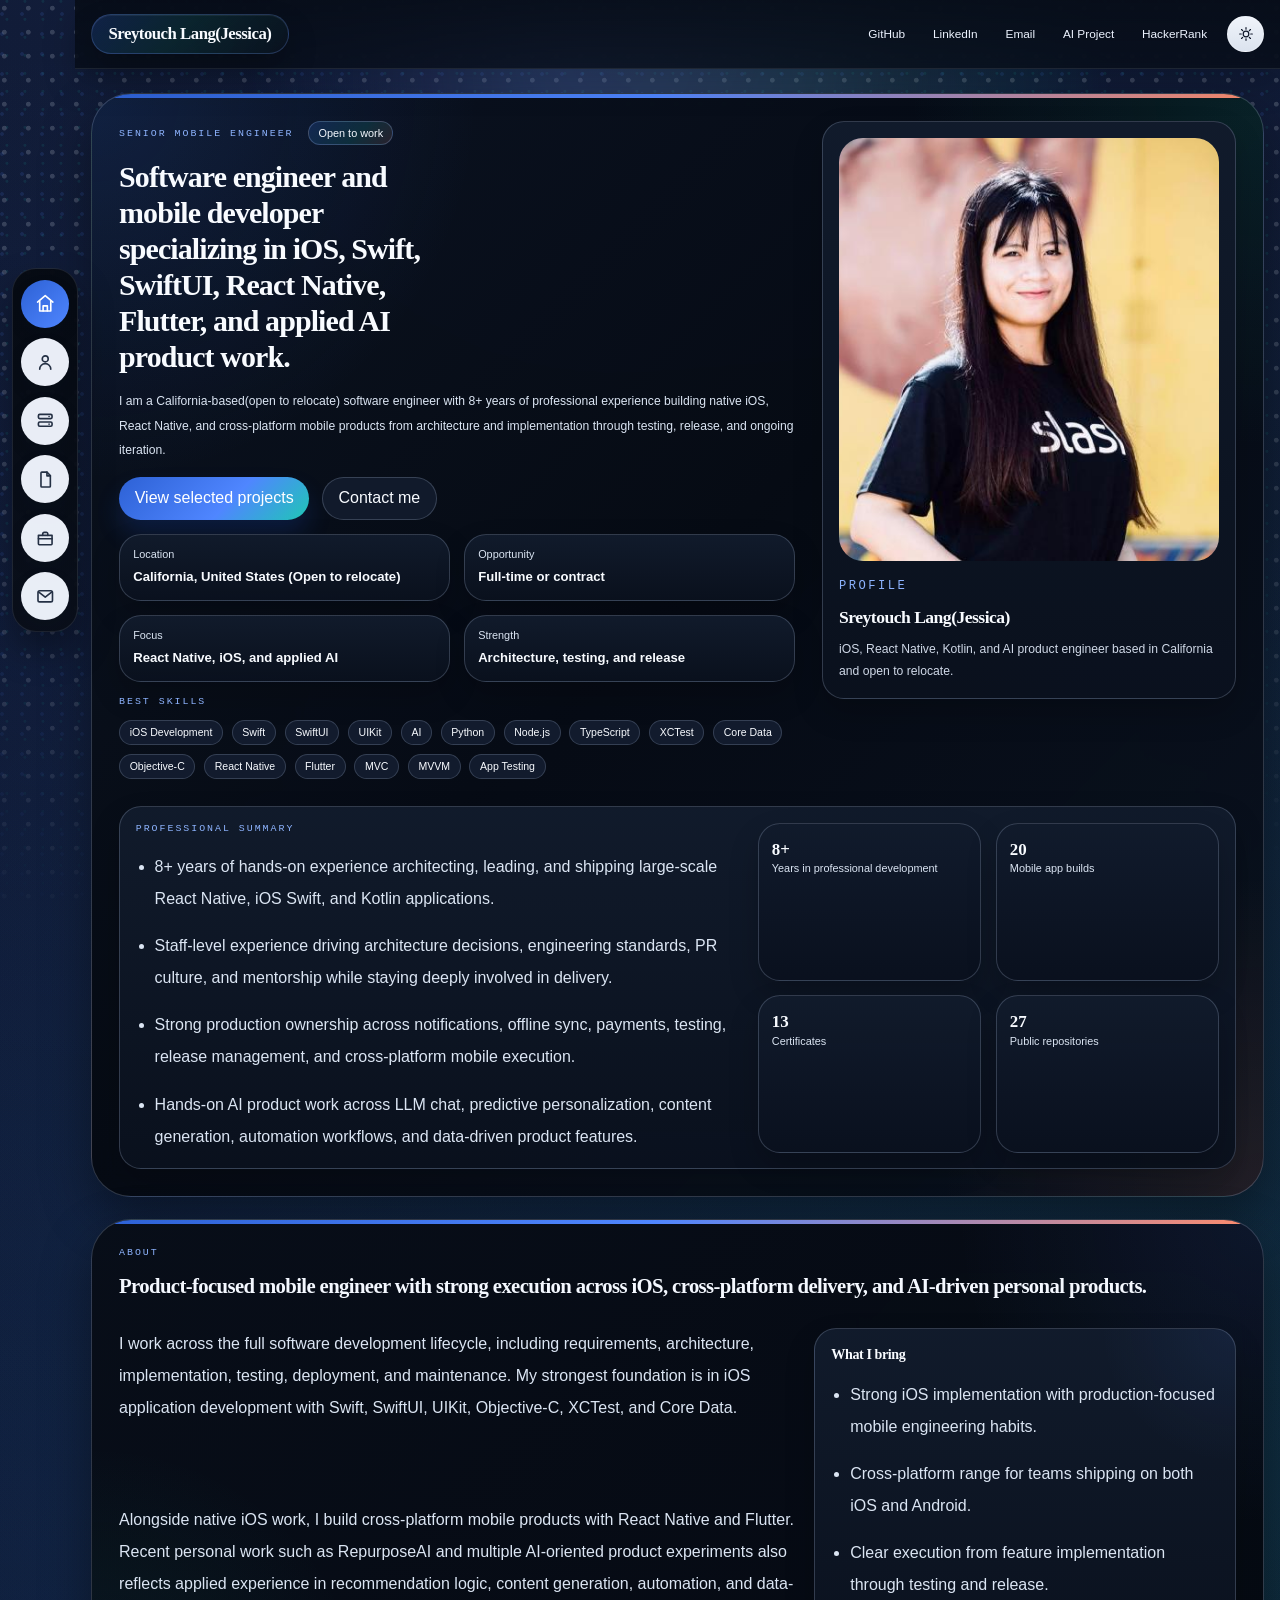
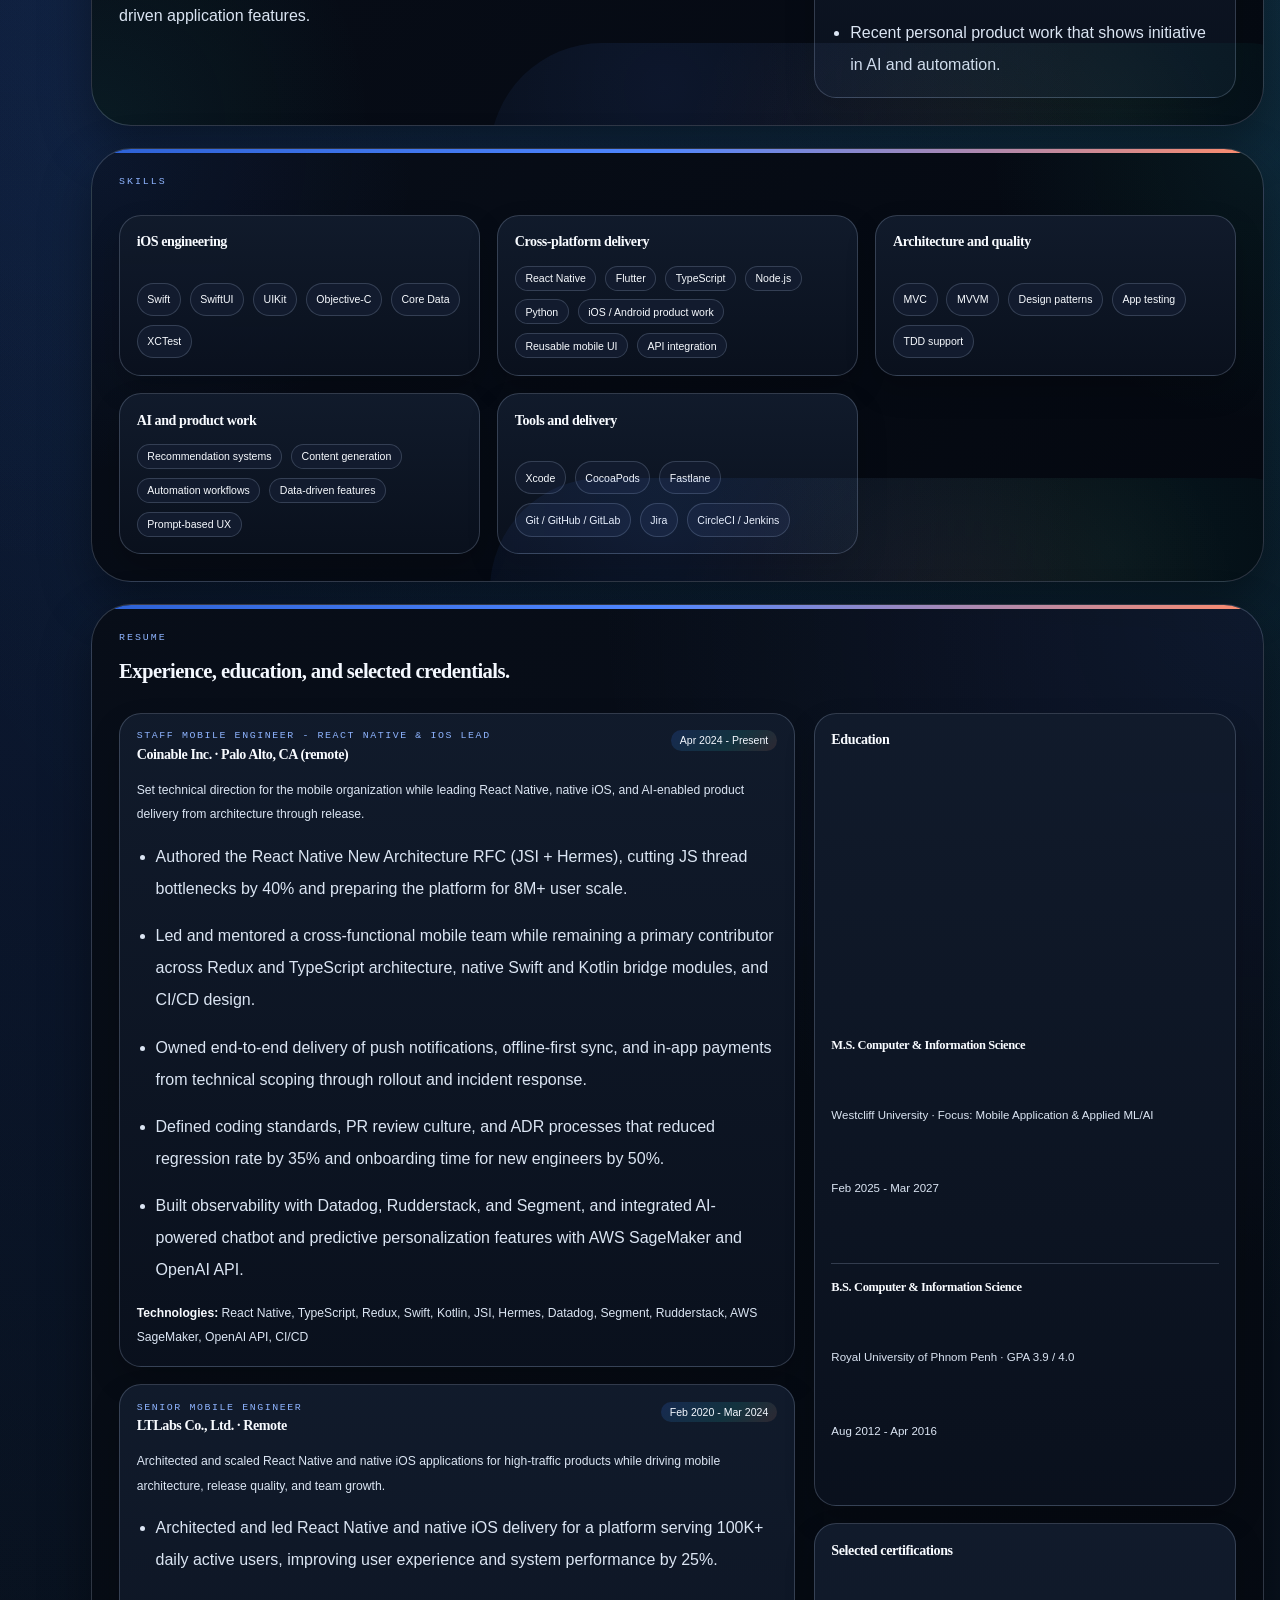
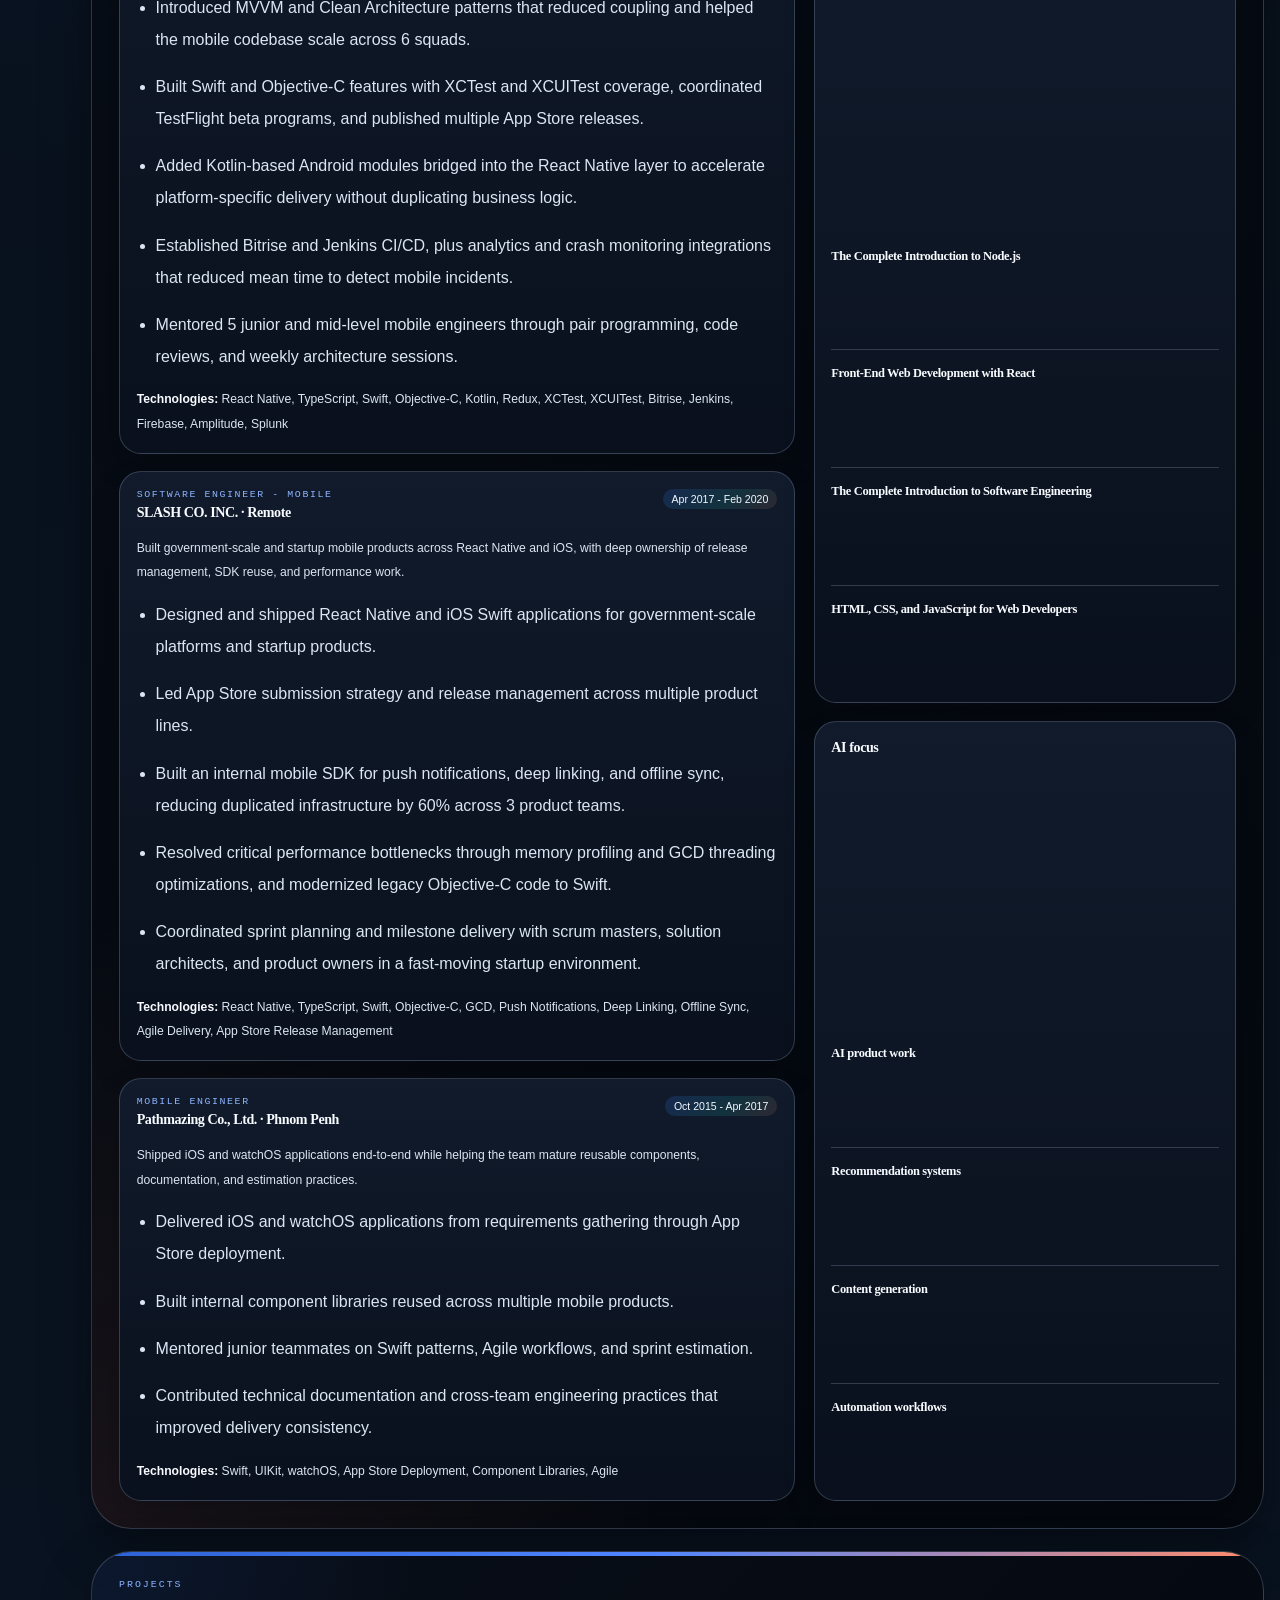
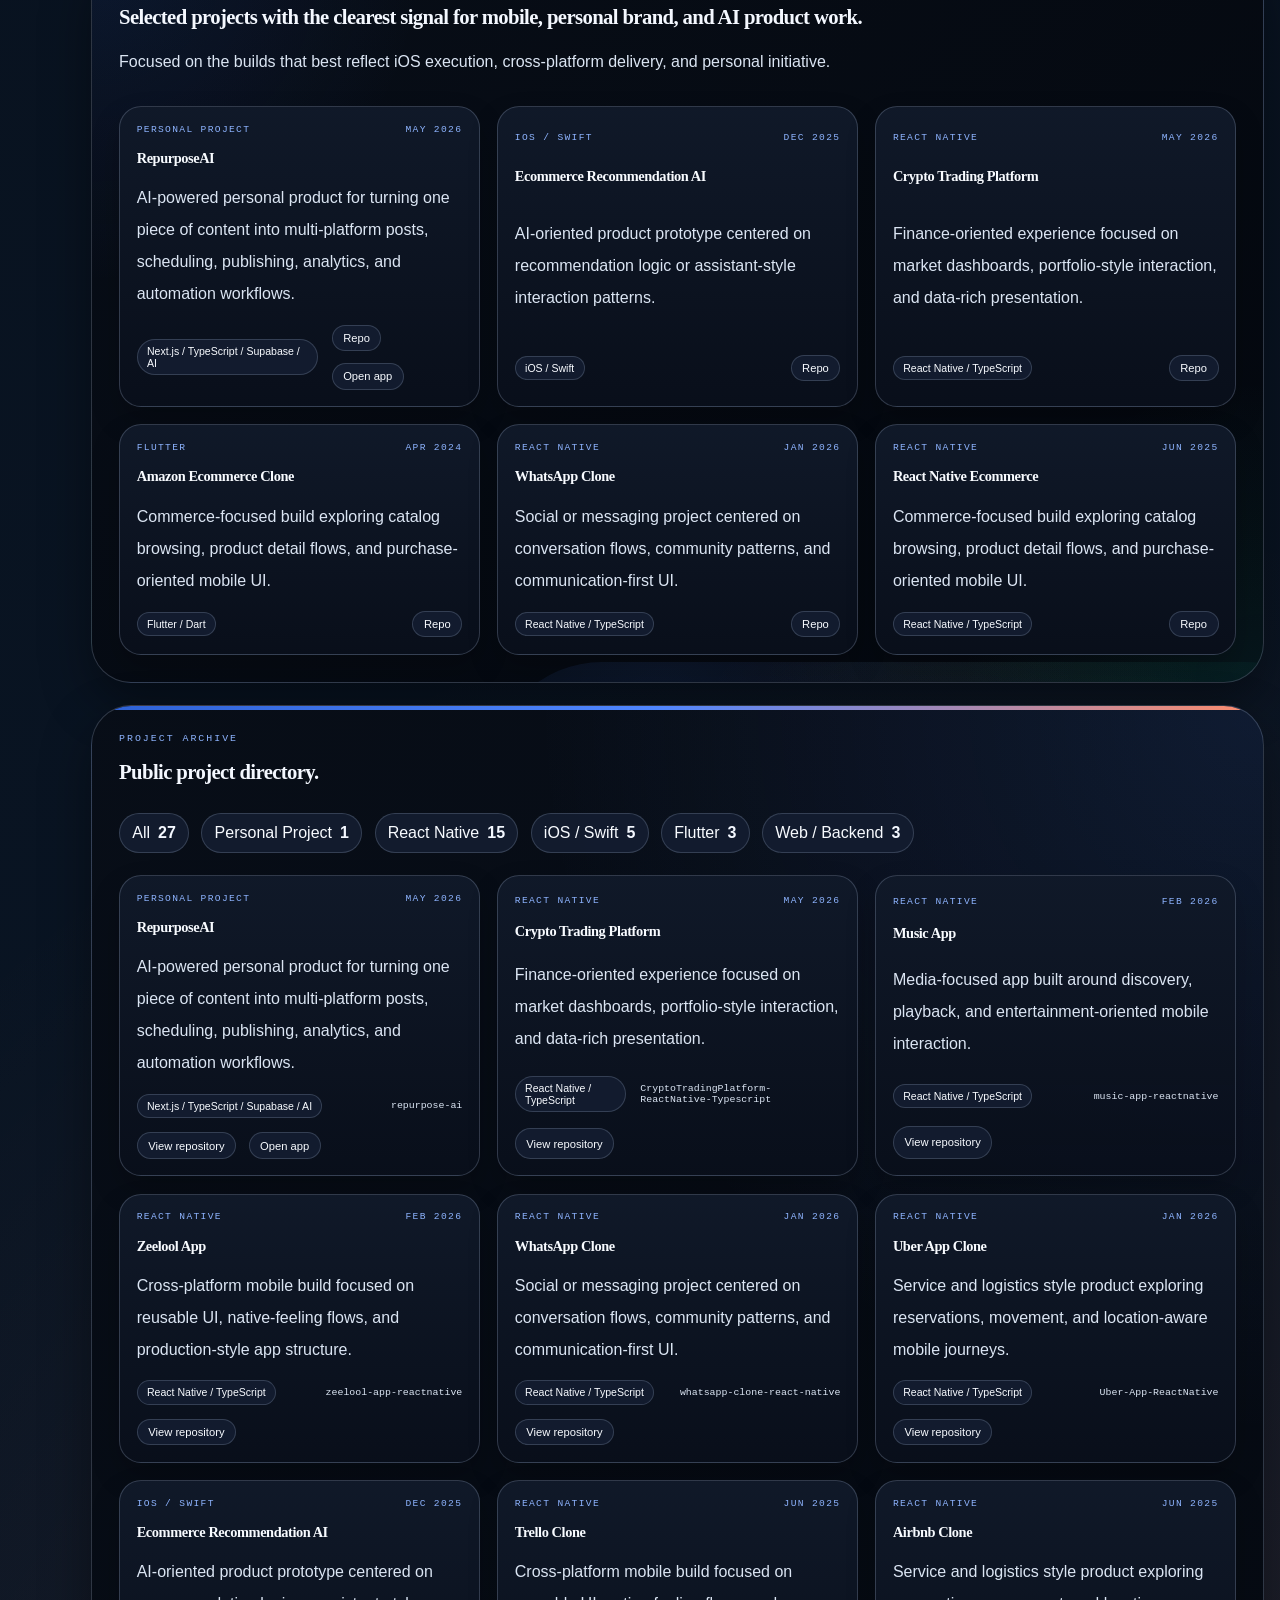
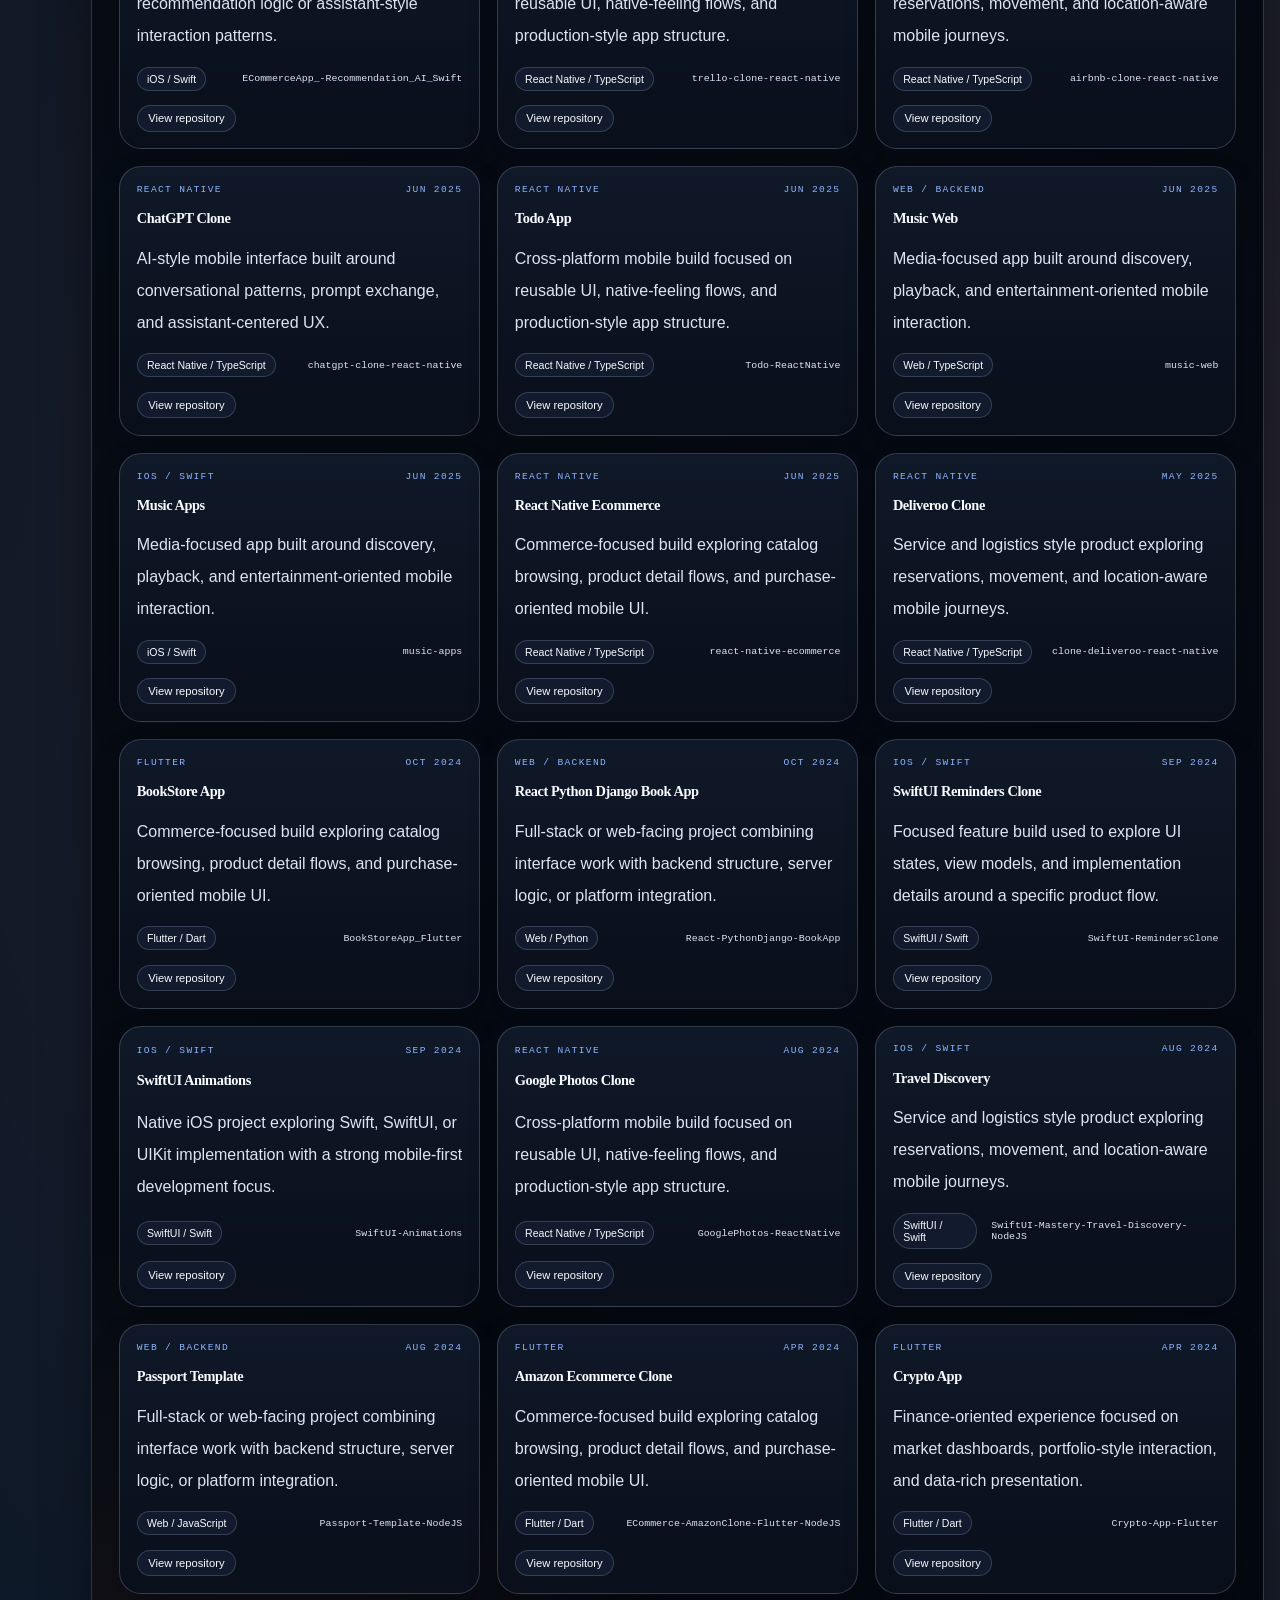
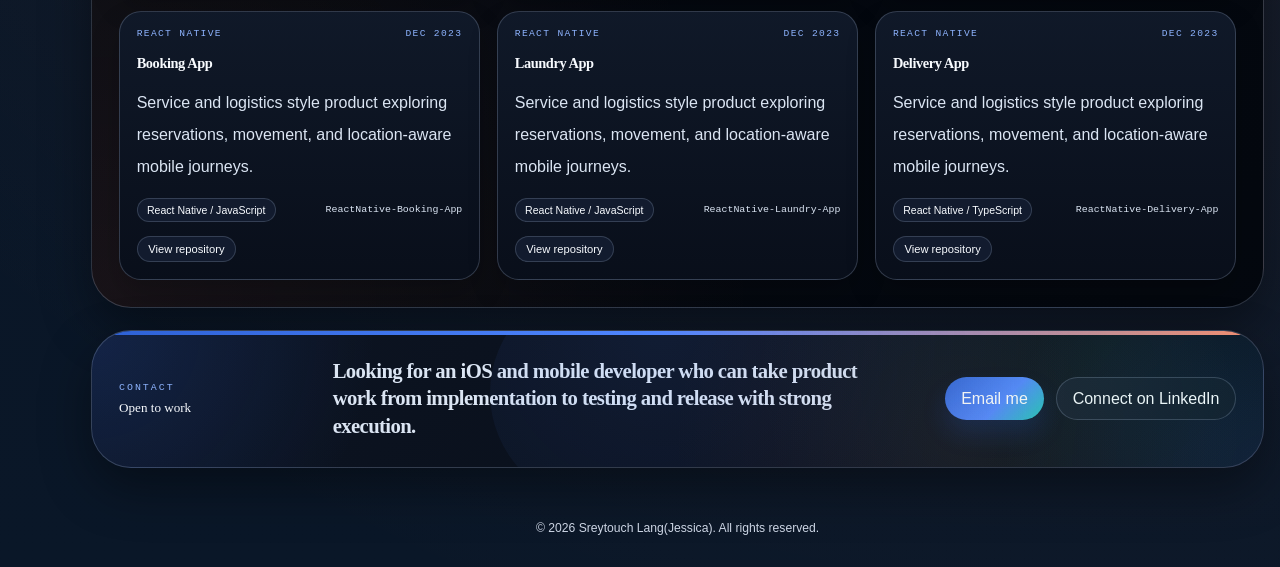
<file: index.html>
<!DOCTYPE html>
<html lang="en">
  <head>
    <meta charset="UTF-8">
    <meta name="viewport" content="width=device-width, initial-scale=1.0">
    <meta
      name="description"
      content="Portfolio for Sreytouch Lang(Jessica), a software engineer and mobile developer specializing in iOS, Flutter, and React Native."
    >
    <title>Sreytouch Lang(Jessica) | Mobile Developer Portfolio</title>
    <script type="module" crossorigin src="/assets/index-8TSIA0a3.js"></script>
    <link rel="stylesheet" crossorigin href="/assets/index-CD6TOcNX.css">
  </head>
  <body>
    <div id="root"></div>
  </body>
</html>
</file>
<file: assets/index-CD6TOcNX.css>
:root{color-scheme:light dark;--bg: #ffffff;--bg-accent: #f5f8fe;--surface: rgba(255, 255, 255, .98);--surface-soft: #f8fbff;--surface-accent: #edf3ff;--ink: #111827;--muted: #475569;--line: #dbe4f0;--accent: #163d8f;--accent-strong: #0f2f69;--accent-soft: #eaf1ff;--accent-cool: #245fbc;--accent-mint: #0ea5a4;--warm: #ff8a63;--shadow: 0 18px 42px rgba(17, 24, 39, .06);--dot-primary: rgba(22, 61, 143, .16);--dot-secondary: rgba(14, 165, 164, .12);--dot-tertiary: rgba(255, 138, 99, .1);--page-background: radial-gradient(circle at 50% -10%, rgba(36, 95, 188, .14), transparent 32%), radial-gradient(circle at 6% 22%, rgba(22, 61, 143, .1), transparent 22%), radial-gradient(circle at 94% 18%, rgba(14, 165, 164, .08), transparent 20%), linear-gradient(180deg, #f7fbff 0%, #ffffff 36%, #f6f9ff 72%, #fff8f3 100%);--serif: "Iowan Old Style", "Palatino Linotype", "Book Antiqua", "Times New Roman", serif;--sans: "Avenir Next", "Segoe UI", "Helvetica Neue", sans-serif;--mono: "SFMono-Regular", "IBM Plex Mono", Consolas, monospace}*{box-sizing:border-box}html{scroll-behavior:smooth}body{margin:0;font-family:var(--sans);color:var(--ink);background:var(--page-background);overflow-x:hidden}a{color:inherit;text-decoration:none}button{font:inherit}#root{min-height:100vh}.page-shell{position:relative;isolation:isolate;min-height:100vh;padding-left:4.7rem;background:var(--page-background);background-size:auto;background-position:center top;color:var(--ink)}.page-shell:before,.page-shell:after{content:"";position:fixed;z-index:-1;pointer-events:none;top:0;right:0;bottom:0;left:0}.page-shell:before{background:radial-gradient(circle at 18% 34%,var(--dot-primary) 0 2px,transparent 2.8px),radial-gradient(circle at 70% 20%,var(--dot-secondary) 0 1.5px,transparent 2.25px),radial-gradient(circle at 83% 74%,var(--dot-tertiary) 0 1.1px,transparent 1.9px);background-size:24px 24px,20px 20px,18px 18px;background-position:0 0,8px 10px,10px 6px;opacity:.56;mask-image:radial-gradient(circle at 26% 42%,rgba(0,0,0,.98) 0,rgba(0,0,0,.9) 20%,rgba(0,0,0,.3) 42%,transparent 64%),radial-gradient(circle at 86% 18%,rgba(0,0,0,.82) 0,rgba(0,0,0,.24) 36%,transparent 56%),linear-gradient(180deg,rgba(0,0,0,.68),rgba(0,0,0,.3) 70%,transparent 96%);-webkit-mask-image:radial-gradient(circle at 26% 42%,rgba(0,0,0,.98) 0,rgba(0,0,0,.9) 20%,rgba(0,0,0,.3) 42%,transparent 64%),radial-gradient(circle at 86% 18%,rgba(0,0,0,.82) 0,rgba(0,0,0,.24) 36%,transparent 56%),linear-gradient(180deg,rgba(0,0,0,.68),rgba(0,0,0,.3) 70%,transparent 96%);animation:dotFieldFloat 22s ease-in-out infinite alternate}.page-shell:after{inset:auto auto auto 50%;top:-11rem;width:56rem;height:34rem;border-radius:999px;transform:translate(-50%);background:radial-gradient(circle,#245fbc29,#245fbc00 70%);filter:blur(22px);opacity:.95;animation:heroGlowFloat 18s ease-in-out infinite alternate}.site-header{position:sticky;top:0;z-index:20;border-bottom:1px solid rgba(216,223,232,.9);background:#ffffffeb;-webkit-backdrop-filter:blur(14px);backdrop-filter:blur(14px);box-shadow:0 10px 26px #0a162c14}.site-header__inner,.portfolio{width:min(1200px,calc(100% - 2rem));margin:0 auto}.site-header__inner{display:flex;flex-wrap:wrap;align-items:center;justify-content:space-between;gap:.9rem;padding:.88rem 0}.brand{display:inline-flex;align-items:center;justify-content:center;padding:.56rem 1.02rem;border-radius:999px;border:1px solid rgba(22,61,143,.24);background:linear-gradient(135deg,#163d8f1f,#0ea5a414 46%,#fffffff0);box-shadow:inset 0 1px #ffffffc2,0 10px 20px #1118270f;font-family:var(--serif);font-size:1.05rem;letter-spacing:-.03em;color:var(--ink);font-weight:800;white-space:nowrap;transition:transform .16s ease,border-color .16s ease,background .16s ease,box-shadow .16s ease}.brand:hover{transform:translateY(-1px);border-color:#245fbc57;background:linear-gradient(135deg,#163d8f2e,#0ea5a41a 48%,#fffffff7);box-shadow:inset 0 1px #fffc,0 12px 24px #11182714}.site-links{margin-left:auto;min-width:0;gap:.5rem;align-items:center;justify-content:flex-end}.theme-toggle{display:inline-flex;align-items:center;justify-content:center;width:2.3rem;height:2.3rem;padding:0;border:1px solid var(--line);border-radius:999px;background:linear-gradient(180deg,#fffffffa,#f4f8ffe6);color:var(--accent-strong);font-weight:600;flex:0 0 auto;cursor:pointer;transition:transform .16s ease,background .16s ease,color .16s ease,border-color .16s ease}.theme-toggle:hover{transform:translateY(-1px);background:#e7efffeb}.theme-toggle svg{width:1rem;height:1rem}.side-rail{position:fixed;left:.78rem;top:50%;z-index:30;display:grid;gap:.66rem;padding:.66rem .48rem;border:1px solid var(--line);background:linear-gradient(180deg,#fffffff5,#f6f9fff0);border-radius:24px;box-shadow:0 16px 32px #11182714;transform:translateY(-50%);animation:railFloat 8s ease-in-out infinite}.side-rail__link{position:relative;overflow:visible;display:inline-flex;align-items:center;justify-content:center;width:3rem;height:3rem;border-radius:999px;background:#fffffffa;color:#425168;box-shadow:0 8px 18px #11182714;transition:transform .16s ease,background .16s ease,color .16s ease}.side-rail__link svg{width:1.28rem;height:1.28rem}.side-rail__tooltip{position:absolute;left:calc(100% + .85rem);top:50%;padding:.48rem .78rem;border:1px solid rgba(22,61,143,.18);border-radius:999px;background:linear-gradient(135deg,#fffffffa,#f2f7fff2);color:var(--ink);font-size:.74rem;font-weight:600;line-height:1;white-space:nowrap;box-shadow:0 12px 26px #1118271f;opacity:0;visibility:hidden;pointer-events:none;transform:translateY(-50%) translate(-8px);transition:opacity .16s ease,visibility .16s ease,transform .16s ease}.side-rail__link:hover .side-rail__tooltip,.side-rail__link:focus-visible .side-rail__tooltip{opacity:1;visibility:visible;transform:translateY(-50%) translate(0)}.side-rail__link:hover{transform:translateY(-2px);background:#eef4ff;color:var(--accent-strong)}.side-rail__link:focus-visible{outline:2px solid rgba(36,95,188,.32);outline-offset:3px}.side-rail__link--active{background:linear-gradient(135deg,var(--accent),var(--accent-cool));color:#fff}.visually-hidden{position:absolute;width:1px;height:1px;padding:0;margin:-1px;overflow:hidden;clip:rect(0,0,0,0);white-space:nowrap;border:0}.page-shell.theme-dark{color-scheme:dark;--bg: #07101c;--bg-accent: #0f1a2b;--surface: rgba(16, 24, 39, .98);--surface-soft: #121d31;--surface-accent: #1a315f;--ink: #f8fbff;--muted: #d0d9e8;--line: rgba(175, 192, 219, .24);--accent: #2d61d5;--accent-strong: #f4f8ff;--accent-soft: rgba(45, 97, 213, .18);--accent-cool: #4f86ff;--accent-mint: #1fc7b5;--warm: #ff8c6b;--shadow: 0 20px 50px rgba(0, 0, 0, .38);--dot-primary: rgba(231, 237, 248, .28);--dot-secondary: rgba(79, 134, 255, .2);--dot-tertiary: rgba(31, 199, 181, .16);--page-background: radial-gradient(circle at 50% -12%, rgba(86, 132, 255, .26), transparent 34%), radial-gradient(circle at 10% 20%, rgba(37, 73, 166, .22), transparent 24%), radial-gradient(circle at 92% 18%, rgba(31, 199, 181, .14), transparent 20%), radial-gradient(circle at 88% 82%, rgba(255, 140, 107, .12), transparent 24%), linear-gradient(180deg, #040812 0%, #08111d 38%, #0a1728 100%)}.page-shell.theme-dark:before{opacity:.72;mask-image:radial-gradient(circle at 26% 40%,rgba(0,0,0,1) 0,rgba(0,0,0,.9) 22%,rgba(0,0,0,.34) 44%,transparent 66%),radial-gradient(circle at 84% 16%,rgba(0,0,0,.92) 0,rgba(0,0,0,.28) 34%,transparent 54%),linear-gradient(180deg,rgba(0,0,0,.86),rgba(0,0,0,.48) 72%,transparent 98%);-webkit-mask-image:radial-gradient(circle at 26% 40%,rgba(0,0,0,1) 0,rgba(0,0,0,.9) 22%,rgba(0,0,0,.34) 44%,transparent 66%),radial-gradient(circle at 84% 16%,rgba(0,0,0,.92) 0,rgba(0,0,0,.28) 34%,transparent 54%),linear-gradient(180deg,rgba(0,0,0,.86),rgba(0,0,0,.48) 72%,transparent 98%)}.page-shell.theme-dark:after{background:radial-gradient(circle at 42% 42%,#5684ff38,#5684ff00 54%),radial-gradient(circle at 68% 40%,#1fc7b524,#1fc7b500 58%),radial-gradient(circle at 55% 62%,#ff8c6b1a,#ff8c6b00 60%)}.page-shell.theme-dark .site-header{border-bottom-color:#94a3b829;background:linear-gradient(180deg,#070d18f0,#070d18d1);box-shadow:0 14px 34px #0003}.page-shell.theme-dark .brand{border-color:#749dff3d;background:linear-gradient(135deg,#2d61d53d,#1fc7b51f 44%,#0a121feb);box-shadow:inset 0 1px #ffffff0f,0 14px 30px #0000003d}.page-shell.theme-dark .brand:hover{border-color:#8fade261;background:linear-gradient(135deg,#376de44d,#1fc7b529 46%,#0b1424f0)}.page-shell.theme-dark .side-rail{border-color:#94a3b829;background:linear-gradient(180deg,#060a12f5,#0a0f19f0);box-shadow:0 18px 34px #00000057}.page-shell.theme-dark .side-rail__link{background:#f3f7fff5;color:#243044}.page-shell.theme-dark .side-rail__link:hover{background:#dfe9fffa;color:#143b96}.page-shell.theme-dark .side-rail__link--active{background:linear-gradient(135deg,var(--accent),var(--accent-cool));color:#fff}.page-shell.theme-dark .side-rail__tooltip{border-color:#749dff3d;background:linear-gradient(135deg,#101b2cf5,#0a121ff0);color:#eef4ff;box-shadow:0 16px 30px #00000047}.page-shell.theme-dark .theme-toggle{background:linear-gradient(180deg,#f4f8fffa,#e4ecf8f5);color:#0f172a;border-color:#ffffff47}.page-shell.theme-dark .theme-toggle:hover{background:#fff}.page-shell.theme-dark .site-links a{color:#edf3ff}.site-nav,.site-links,.hero-actions,.card-links,.filter-row,.contact-actions{display:flex;flex-wrap:wrap;gap:.78rem}.site-nav{justify-content:center}.site-nav a,.site-links a{padding:.32rem .48rem;border-radius:999px;color:var(--muted);font-size:.74rem;transition:color .16s ease,background .16s ease}.site-nav a:hover,.site-links a:hover{color:var(--accent-strong);background:#e7efffe6}.page-shell.theme-dark .site-links a:hover{color:#fff;background:#2d61d53d}.portfolio{padding:1.52rem 0 3.3rem}.site-footer{width:min(1200px,calc(100% - 2rem));margin:0 auto;padding:0 0 2rem;text-align:center;color:var(--muted);font-size:.76rem}.site-footer p{margin:0}.section-card{position:relative;overflow:hidden;border:1px solid var(--line);border-radius:40px;background:linear-gradient(180deg,#fffffffc,#f7fafff7);box-shadow:var(--shadow);-webkit-backdrop-filter:blur(10px);backdrop-filter:blur(10px);padding:1.68rem;opacity:0;transform:translateY(18px);animation:sectionReveal .78s cubic-bezier(.2,.8,.2,1) forwards}.section-card:before{content:"";position:absolute;inset:0 0 auto 0;height:4px;background:linear-gradient(90deg,var(--accent),var(--accent-cool) 48%,var(--warm))}.section-card:after{content:"";position:absolute;inset:auto -8% -28% 34%;height:14rem;border-radius:999px;background:radial-gradient(circle,#245fbc14,#245fbc00 72%);pointer-events:none}.page-shell:not(.theme-dark) .section-card:after{background:radial-gradient(circle,#0ea5a414,#0ea5a400 60%),radial-gradient(circle at 70% 30%,#ff8a6314,#ff8a6300 62%);animation:lightGlowSweep 18s ease-in-out infinite alternate}.section-card+.section-card{margin-top:1.38rem}.page-shell.theme-dark .section-card{background:linear-gradient(180deg,#0c1422fc,#070c16f7)}.page-shell.theme-dark .section-card:after{background:radial-gradient(circle at 20% 20%,#4f86ff1a,#4f86ff00 58%),radial-gradient(circle at 72% 34%,#1fc7b514,#1fc7b500 56%),radial-gradient(circle at 54% 72%,#ff8c6b12,#ff8c6b00 58%)}.section-card:nth-of-type(2){animation-delay:80ms}.section-card:nth-of-type(3){animation-delay:.14s}.section-card:nth-of-type(4){animation-delay:.2s}.section-card:nth-of-type(5){animation-delay:.26s}.section-card:nth-of-type(6){animation-delay:.32s}#home{background:radial-gradient(circle at top left,rgba(22,61,143,.11),transparent 24%),radial-gradient(circle at top right,rgba(14,165,164,.08),transparent 22%),radial-gradient(circle at bottom right,rgba(255,138,99,.08),transparent 20%),linear-gradient(135deg,#ecf5fffa,#fffffffc 48%,#fffaf7f7)}.page-shell.theme-dark #home{background:radial-gradient(circle at top left,rgba(45,97,213,.18),transparent 24%),radial-gradient(circle at top right,rgba(31,199,181,.12),transparent 22%),radial-gradient(circle at bottom right,rgba(255,140,107,.1),transparent 20%),linear-gradient(135deg,#0b1321fc,#060b14fc 48%,#0a121ff7)}#about{background:radial-gradient(circle at top right,rgba(36,95,188,.09),transparent 24%),radial-gradient(circle at bottom left,rgba(14,165,164,.06),transparent 24%),linear-gradient(135deg,#f6fbfffc,#fffbf9fa)}.page-shell.theme-dark #about{background:radial-gradient(circle at top right,rgba(79,134,255,.1),transparent 24%),radial-gradient(circle at bottom left,rgba(31,199,181,.08),transparent 22%),linear-gradient(135deg,#080e18fa,#050911fa)}#skills{background:radial-gradient(circle at top left,rgba(22,61,143,.09),transparent 26%),radial-gradient(circle at top right,rgba(14,165,164,.07),transparent 24%),linear-gradient(135deg,#f1f8fffc,#fcfffffa)}.page-shell.theme-dark #skills{background:radial-gradient(circle at top left,rgba(45,97,213,.11),transparent 26%),radial-gradient(circle at top right,rgba(31,199,181,.08),transparent 22%),linear-gradient(135deg,#080e18fa,#04080ffa)}#resume{background:radial-gradient(circle at top right,rgba(36,95,188,.08),transparent 24%),radial-gradient(circle at bottom left,rgba(255,138,99,.06),transparent 22%),linear-gradient(135deg,#f6f9fffc,#fffbf8fa)}.page-shell.theme-dark #resume{background:radial-gradient(circle at top right,rgba(79,134,255,.1),transparent 24%),radial-gradient(circle at bottom left,rgba(255,140,107,.08),transparent 22%),linear-gradient(135deg,#080e18fa,#04080ffa)}#projects{background:radial-gradient(circle at top left,rgba(22,61,143,.09),transparent 24%),radial-gradient(circle at bottom right,rgba(14,165,164,.06),transparent 24%),linear-gradient(135deg,#f5f9fffc,#f8fffefa)}.page-shell.theme-dark #projects{background:radial-gradient(circle at top left,rgba(45,97,213,.12),transparent 24%),radial-gradient(circle at bottom right,rgba(31,199,181,.08),transparent 22%),linear-gradient(135deg,#080e18fa,#04080ffa)}#project-directory{background:radial-gradient(circle at top right,rgba(36,95,188,.09),transparent 24%),radial-gradient(circle at bottom left,rgba(255,138,99,.06),transparent 24%),linear-gradient(135deg,#f1f7fffc,#fffdfafa)}.page-shell.theme-dark #project-directory{background:radial-gradient(circle at top right,rgba(79,134,255,.12),transparent 24%),radial-gradient(circle at bottom left,rgba(255,140,107,.08),transparent 22%),linear-gradient(135deg,#080e18fa,#04080ffa)}.hero{display:grid;grid-template-columns:minmax(0,1.55fr) minmax(320px,.95fr);grid-template-areas:"copy portrait" "aside aside";align-items:start;gap:1.72rem}.hero-copy,.hero-portrait-card,.hero-aside,.about-copy,.about-card,.skill-card,.experience-card,.sidebar-card,.project-card,.catalog-card{display:grid;gap:.9rem}.hero-copy{grid-area:copy}.hero-portrait-card{grid-area:portrait;align-content:start;padding:1rem}.hero-aside{grid-area:aside;grid-template-columns:minmax(0,1.25fr) minmax(300px,.95fr);align-items:start}.hero-topline{display:flex;align-items:center;gap:.92rem;flex-wrap:wrap}.eyebrow,.role-label,.card-topline{font-family:var(--mono);text-transform:uppercase}.eyebrow{margin:0;color:var(--accent);font-size:.62rem;letter-spacing:.2em}.status-pill,.period-badge,.stack-pill,.skill-pill,.skill-token,.filter-chip,.card-links a{display:inline-flex;align-items:center;justify-content:center;border-radius:999px}.status-pill{padding:.3rem .58rem;background:linear-gradient(135deg,#163d8f1a,#ffffffeb);color:var(--accent-strong);font-size:.68rem;border:1px solid rgba(22,61,143,.2)}.hero h1,.section-heading h2,.contact-card h2,.project-card h3,.catalog-card h3,.about-card h3,.skill-card h3,.experience-card h3,.sidebar-card h3,.sidebar-entry h4{margin:0;font-family:var(--serif);letter-spacing:-.03em}.hero h1{max-width:22ch;font-size:clamp(1.36rem,2.34vw,1.9rem);line-height:1.2}.lede,.section-note,.about-copy p,.project-card p,.catalog-card p,.entry-summary,.tech-line,.contact-card h2,.repo-label,.sidebar-entry p,.sidebar-entry span,.metric-card span,.fact-card span,.summary-list li,.plain-list li{color:var(--muted)}.lede,.section-note,.about-copy p,.project-card p,.catalog-card p,.entry-summary,.tech-line,.contact-card h2,.summary-list li,.plain-list li{line-height:2}.lede{margin:0;max-width:44rem;font-size:.76rem}.primary-link,.ghost-link{display:inline-flex;align-items:center;justify-content:center;padding:.72rem .98rem;border-radius:999px;transition:transform .16s ease,box-shadow .16s ease,background .16s ease,border-color .16s ease}.primary-link{background:linear-gradient(135deg,var(--accent),var(--accent-cool) 58%,var(--accent-mint));color:#fff;box-shadow:0 14px 24px #1e55d733}.ghost-link{border:1px solid var(--line);background:#ffffffdb;color:var(--ink)}.page-shell.theme-dark .ghost-link{background:#121c2cf5;border-color:#afc0db3d;color:var(--ink)}.primary-link:hover,.ghost-link:hover,.card-links a:hover,.filter-chip:hover{transform:translateY(-1px)}.fact-grid,.metric-grid{display:grid;grid-template-columns:repeat(2,minmax(0,1fr));gap:.9rem}.fact-card,.metric-card,.hero-portrait-card,.hero-aside,.about-card,.skill-card,.experience-card,.sidebar-card,.project-card,.catalog-card{border:1px solid var(--line);background:linear-gradient(180deg,#fffffff7,#f4f8ffe8);border-radius:22px;box-shadow:0 10px 26px #1522380a;transition:transform .18s ease,box-shadow .18s ease,border-color .18s ease,background .18s ease}.page-shell.theme-dark .fact-card,.page-shell.theme-dark .metric-card,.page-shell.theme-dark .hero-portrait-card,.page-shell.theme-dark .hero-aside,.page-shell.theme-dark .about-card,.page-shell.theme-dark .skill-card,.page-shell.theme-dark .experience-card,.page-shell.theme-dark .sidebar-card,.page-shell.theme-dark .project-card,.page-shell.theme-dark .catalog-card{background:linear-gradient(180deg,#111b2cfa,#0a111ef5);box-shadow:0 14px 30px #0003}.fact-card,.metric-card{padding:.82rem}.fact-card strong,.metric-card strong{display:block;color:var(--ink);font-size:.82rem;line-height:1.5}.fact-card span,.metric-card span{display:block;font-size:.68rem;margin-bottom:.42rem}.hero-skill-group{display:grid;gap:.8rem}.hero-summary-copy{display:grid;gap:1.05rem}.portrait-frame{position:relative;overflow:hidden;border-radius:24px;aspect-ratio:4 / 4.45;background:radial-gradient(circle at top center,rgba(36,95,188,.16),transparent 48%),linear-gradient(180deg,#dfe9ffcc,#f6f9ff8f)}.page-shell.theme-dark .portrait-frame{background:radial-gradient(circle at top center,rgba(79,134,255,.2),transparent 48%),linear-gradient(180deg,#121e34f5,#0a121ff0)}.portrait-image{display:block;width:100%;height:100%;object-fit:cover;object-position:62% 18%}.portrait-copy{display:grid;gap:.6rem}.portrait-copy h3{margin:0;font-family:var(--serif);letter-spacing:-.03em;font-size:1.1rem;color:var(--ink)}.portrait-copy p{margin:0;color:var(--muted);font-size:.76rem;line-height:1.82}.skill-pill-row,.skill-list{display:flex;flex-wrap:wrap;gap:.55rem}.skill-pill,.skill-token{padding:.34rem .6rem;border:1px solid rgba(30,85,215,.15);background:linear-gradient(180deg,#fffffffa,#e7efffb3);color:var(--ink);font-size:.66rem;line-height:1.15}.page-shell.theme-dark .skill-pill,.page-shell.theme-dark .skill-token,.page-shell.theme-dark .stack-pill,.page-shell.theme-dark .card-links a,.page-shell.theme-dark .filter-chip{background:#131d2ff5;border-color:#afc0db38;color:var(--ink)}.hero-aside{align-content:start;padding:.98rem;background:radial-gradient(circle at top right,rgba(22,61,143,.06),transparent 28%),linear-gradient(180deg,#fffffffc,#f3f8fff0)}.hero-aside .metric-grid{height:100%}.summary-list,.plain-list{margin:0;padding-left:1.18rem;display:grid;gap:.96rem}.metric-card{min-height:78px}.metric-card strong{font-size:1.06rem;font-family:var(--serif)}.section-heading{display:grid;gap:.92rem;margin-bottom:1.72rem}.section-heading h2,.contact-card h2{font-size:clamp(1rem,1.62vw,1.34rem);line-height:1.32;color:var(--accent-strong)}.section-note,.project-card p,.catalog-card p,.entry-summary,.tech-line,.about-copy p{margin:0}.about-grid,.resume-layout{display:grid;grid-template-columns:minmax(0,1.6fr) minmax(280px,1fr);gap:1.18rem}.about-card,.skill-card,.experience-card,.sidebar-card,.project-card,.catalog-card{padding:1.04rem}.about-card{background:radial-gradient(circle at top right,rgba(22,61,143,.06),transparent 24%),linear-gradient(180deg,#fffffffc,#f5f9fff2)}.page-shell.theme-dark .about-card{background:radial-gradient(circle at top right,rgba(79,134,255,.08),transparent 24%),linear-gradient(180deg,#111b2cfa,#0a111ef5)}.skill-card:nth-child(1){background:linear-gradient(180deg,#e9f2fffa,#fffffff0)}.skill-card:nth-child(2){background:linear-gradient(180deg,#ebfbf8fa,#fffffff0)}.skill-card:nth-child(3){background:linear-gradient(180deg,#fff5f1fa,#fffffff0)}.skill-card:nth-child(4){background:linear-gradient(180deg,#f0f7fffa,#fffffff0)}.skill-card:nth-child(5){background:linear-gradient(180deg,#f1fcf9fa,#fffffff0)}.page-shell.theme-dark .skill-card:nth-child(1),.page-shell.theme-dark .skill-card:nth-child(2),.page-shell.theme-dark .skill-card:nth-child(3),.page-shell.theme-dark .skill-card:nth-child(4),.page-shell.theme-dark .skill-card:nth-child(5){background:linear-gradient(180deg,#111b2cfa,#0a111ef5)}.about-card h3,.skill-card h3,.experience-card h3,.sidebar-card h3{font-size:.88rem;line-height:1.34}.skills-grid{display:grid;grid-template-columns:repeat(3,minmax(0,1fr));gap:1.08rem}.experience-column,.resume-sidebar,.sidebar-stack{display:grid;gap:1.08rem}.experience-top,.catalog-meta,.card-footer,.card-topline{display:flex;align-items:center;justify-content:space-between;gap:.88rem}.experience-top{align-items:flex-start;flex-wrap:wrap}.role-label{margin:0 0 .2rem;color:var(--accent);font-size:.62rem;letter-spacing:.16em}.period-badge{padding:.26rem .56rem;background:linear-gradient(135deg,#1e55d71f,#ffffffeb);color:var(--accent-strong);font-size:.66rem}.entry-summary,.tech-line{font-size:.76rem}.tech-line strong{color:var(--ink)}.sidebar-entry{display:grid;gap:.38rem}.sidebar-entry+.sidebar-entry{padding-top:1rem;border-top:1px solid var(--line)}.sidebar-entry h4{font-size:.78rem}.sidebar-entry p,.sidebar-entry span{margin:0;font-size:.72rem;line-height:1.9}.project-grid,.catalog-grid{display:grid;grid-template-columns:repeat(3,minmax(0,1fr));gap:1.08rem}.project-card,.catalog-card{min-height:204px}.project-card{background:radial-gradient(circle at top right,rgba(22,61,143,.06),transparent 24%),linear-gradient(180deg,#fffffffc,#f4f8fff2);transition:transform .16s ease,box-shadow .16s ease,border-color .16s ease}.page-shell.theme-dark .project-card,.page-shell.theme-dark .catalog-card,.page-shell.theme-dark .contact-card{background:linear-gradient(180deg,#101929fc,#090f1bf7)}.catalog-card{background:linear-gradient(180deg,#fffffffa,#f2f7ffeb);transition:transform .16s ease,box-shadow .16s ease,border-color .16s ease}.project-card:hover,.catalog-card:hover{transform:translateY(-3px);border-color:#1e55d733;box-shadow:0 16px 34px #15223817}.fact-card:hover,.metric-card:hover,.hero-aside:hover,.about-card:hover,.skill-card:hover,.experience-card:hover,.sidebar-card:hover{transform:translateY(-2px);border-color:#245fbc2e;box-shadow:0 16px 34px #15223814}.page-shell.theme-dark .project-card:hover,.page-shell.theme-dark .catalog-card:hover,.page-shell.theme-dark .skill-card:hover,.page-shell.theme-dark .experience-card:hover,.page-shell.theme-dark .about-card:hover,.page-shell.theme-dark .sidebar-card:hover,.page-shell.theme-dark .fact-card:hover,.page-shell.theme-dark .metric-card:hover{border-color:#749dff47;box-shadow:0 18px 38px #0000003d}.card-topline{color:var(--accent);font-size:.6rem;letter-spacing:.14em}.project-card h3,.catalog-card h3{font-size:.9rem;line-height:1.32}.stack-pill{padding:.32rem .58rem;background:linear-gradient(180deg,#fffffffa,#edf2ffdb);border:1px solid var(--line);color:var(--ink);font-size:.66rem}.repo-label{font-family:var(--mono);font-size:.62rem}.card-links a{padding:.38rem .66rem;border:1px solid var(--line);background:#ffffffe6;color:var(--ink);font-size:.7rem}.archive-toolbar{margin-bottom:1.4rem}.filter-row{gap:.78rem}.filter-chip{gap:.5rem;padding:.6rem .76rem;border:1px solid var(--line);background:linear-gradient(180deg,#fffffffa,#f4f8ffe6);color:var(--ink);cursor:pointer}.filter-chip strong{color:var(--accent-strong)}.filter-chip--active{border-color:#1e55d747;background:linear-gradient(135deg,#1e55d721,#0ea5a417,#ff8a6317)}.contact-card{background:radial-gradient(circle at top left,rgba(22,61,143,.11),transparent 24%),radial-gradient(circle at bottom right,rgba(36,95,188,.08),transparent 22%),linear-gradient(135deg,#f2f7fff7,#fffffffc)}.page-shell.theme-dark .contact-card{background:radial-gradient(circle at top left,rgba(45,97,213,.2),transparent 24%),radial-gradient(circle at bottom right,rgba(79,134,255,.14),transparent 22%),linear-gradient(135deg,#0d1524fc,#070c15fc)}.page-shell.theme-dark .eyebrow,.page-shell.theme-dark .role-label,.page-shell.theme-dark .card-topline{color:#8eb4ff}.page-shell.theme-dark .status-pill,.page-shell.theme-dark .period-badge{background:linear-gradient(135deg,#2d61d538,#1fc7b524 58%,#ff8c6b1f);border-color:#8fade24d;color:#f4f8ff}.page-shell.theme-dark .lede,.page-shell.theme-dark .section-note,.page-shell.theme-dark .about-copy p,.page-shell.theme-dark .project-card p,.page-shell.theme-dark .catalog-card p,.page-shell.theme-dark .entry-summary,.page-shell.theme-dark .tech-line,.page-shell.theme-dark .repo-label,.page-shell.theme-dark .sidebar-entry p,.page-shell.theme-dark .sidebar-entry span,.page-shell.theme-dark .metric-card span,.page-shell.theme-dark .fact-card span,.page-shell.theme-dark .summary-list li,.page-shell.theme-dark .plain-list li,.page-shell.theme-dark .contact-card h2{color:#dbe5f3}.contact-grid{display:grid;grid-template-columns:minmax(0,.7fr) minmax(0,2fr) minmax(0,1.2fr);gap:1.28rem;align-items:center}.contact-label{margin:.44rem 0 0;color:var(--ink);font-family:var(--serif);font-size:.82rem}.contact-card h2{margin:0;color:var(--ink)}.contact-actions{justify-content:flex-end}@keyframes pageGradientShift{0%{background-position:0% 0%,100% 0%,100% 100%,50% 50%}to{background-position:14% 10%,84% 12%,88% 88%,50% 50%}}@keyframes dotFieldFloat{0%{transform:translateZ(0)}to{transform:translate3d(-1.25rem,.9rem,0)}}@keyframes heroGlowFloat{0%{transform:translate(-50%) translateY(0) scale(1)}to{transform:translate(-50%) translateY(1rem) scale(1.04)}}@keyframes orbDriftLeft{0%{transform:translateZ(0) scale(1)}to{transform:translate3d(3rem,-2rem,0) scale(1.08)}}@keyframes orbDriftRight{0%{transform:translateZ(0) scale(1)}to{transform:translate3d(-2.5rem,1.8rem,0) scale(1.06)}}@keyframes railFloat{0%,to{transform:translateY(-50%)}50%{transform:translateY(calc(-50% - 6px))}}@keyframes sectionReveal{0%{opacity:0;transform:translateY(18px)}to{opacity:1;transform:translateY(0)}}@keyframes lightGlowSweep{0%{transform:translateZ(0) scale(1);opacity:.8}to{transform:translate3d(-2rem,-1rem,0) scale(1.06);opacity:1}}@media (prefers-reduced-motion: reduce){.page-shell,.page-shell:before,.page-shell:after,.side-rail,.section-card{animation:none}.section-card{opacity:1;transform:none}}@media (max-width: 1120px){.site-header__inner,.hero,.about-grid,.resume-layout,.contact-grid{grid-template-columns:1fr}.site-header__inner{align-items:flex-start}.hero{grid-template-areas:"portrait" "copy" "aside"}.hero-portrait-card{width:min(100%,420px);margin:0 auto}.hero-aside{grid-template-columns:1fr}.site-links,.site-nav{justify-content:flex-start}.skills-grid,.project-grid,.catalog-grid{grid-template-columns:repeat(2,minmax(0,1fr))}.contact-actions{justify-content:flex-start}}@media (max-width: 760px){.page-shell{padding-left:0;padding-bottom:1rem}.site-header__inner,.portfolio{width:min(100% - 1rem,1180px)}.site-header__inner{gap:.85rem}.brand{width:100%;justify-content:flex-start;white-space:normal;line-height:1.1;font-size:clamp(1rem,5.2vw,1.42rem);padding:.72rem 1rem}.site-links{margin-left:0;width:100%;justify-content:flex-start;gap:.55rem}.site-links a{flex:0 0 auto;padding:.4rem .64rem;font-size:.78rem}.theme-toggle{width:2.7rem;height:2.7rem}.section-card{padding:1.3rem;border-radius:28px}.hero-portrait-card{width:100%;padding:.95rem}.portrait-frame{aspect-ratio:4 / 4.4}.portrait-copy{justify-items:start}.side-rail{display:none}.hero h1{max-width:100%;font-size:clamp(1.38rem,5.9vw,1.82rem);line-height:1.24}.hero-topline{align-items:flex-start;gap:.8rem}.lede{max-width:100%;font-size:.82rem;line-height:1.9}.fact-grid,.metric-grid,.skills-grid,.project-grid,.catalog-grid{grid-template-columns:1fr}.hero-actions,.contact-actions,.filter-row,.site-nav,.site-links,.primary-link,.ghost-link{width:100%}}@media (max-width: 560px){.page-shell{padding-bottom:.85rem}.site-header__inner{padding:.85rem 0}.brand{font-size:clamp(.92rem,5.2vw,1.06rem);padding:.68rem .9rem}.section-card{padding:1.12rem}.hero-portrait-card{padding:.85rem}.portrait-frame{aspect-ratio:1 / 1.08}.portrait-copy h3{font-size:1rem}.portrait-copy p{font-size:.78rem;line-height:1.84}.site-links{gap:.45rem}.site-nav a,.card-links a,.stack-pill{width:100%;justify-content:center}.site-links a{width:auto;justify-content:center;font-size:.74rem;padding:.38rem .58rem}.theme-toggle{width:2.5rem;height:2.5rem}.hero-topline{flex-direction:column}.section-heading{margin-bottom:1.6rem}.section-heading h2,.contact-card h2{font-size:clamp(1.02rem,5.2vw,1.28rem)}.about-card h3,.skill-card h3,.experience-card h3,.sidebar-card h3,.project-card h3,.catalog-card h3{font-size:.92rem}.summary-list,.plain-list{gap:.9rem}.card-footer,.catalog-meta{align-items:flex-start;flex-direction:column}}
</file>
